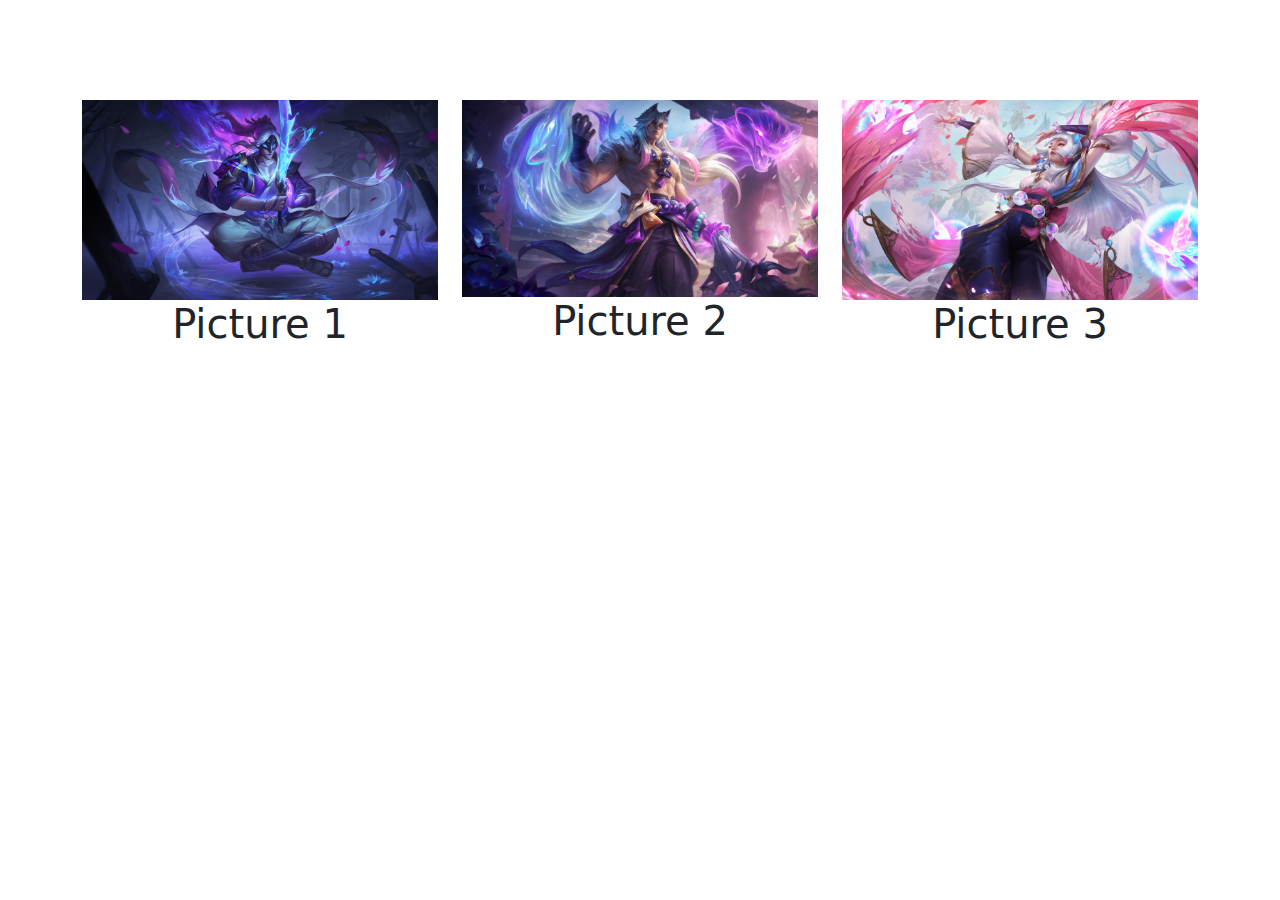
<file: BTW2/index.html>
<!DOCTYPE html>
<html lang="en">
<head>
    <meta charset="UTF-8">
    <meta http-equiv="X-UA-Compatible" content="IE=edge">
    <meta name="viewport" content="width=device-width, initial-scale=1.0">
    <title>BTW 2</title>
    <link href="https://cdn.jsdelivr.net/npm/bootstrap@5.2.3/dist/css/bootstrap.min.css" rel="stylesheet">
    <script src="https://cdn.jsdelivr.net/npm/@popperjs/core@2.11.6/dist/umd/popper.min.js" integrity="sha384-oBqDVmMz9ATKxIep9tiCxS/Z9fNfEXiDAYTujMAeBAsjFuCZSmKbSSUnQlmh/jp3" crossorigin="anonymous"></script>
    <style>
        .zoom {
                transition: transform .2s;
                cursor: pointer;
        }
        .zoom:hover {
                transform: scale(1.2);
        }
        .container {
            margin-top: 100px;
        }
    </style>
</head>
<body>
    <div class="container text-center">
        <div class="row">
            <div class="col-md-4 col-sm-12">
                <img class="col-12 zoom" src="308080056_5684691941615006_8396772283279287801_n.jpg" alt="image-1">
                <h1>Picture 1</h1>
            </div>
            <div class="col-md-4 col-sm-12">
                <img class="col-12 zoom" src="307924508_5684691024948431_8989889384373431738_n.jpg" alt="image-2">
                <h1>Picture 2</h1>
            </div>
            <div class="col-md-4 col-sm-12">
                <img class="col-12 zoom" src="308172512_5684692131614987_4778805631031118146_n.jpg" alt="image-3">
                <h1>Picture 3</h1>
            </div>
             
        </div>
       
    </div>
</body>
</html>
</file>
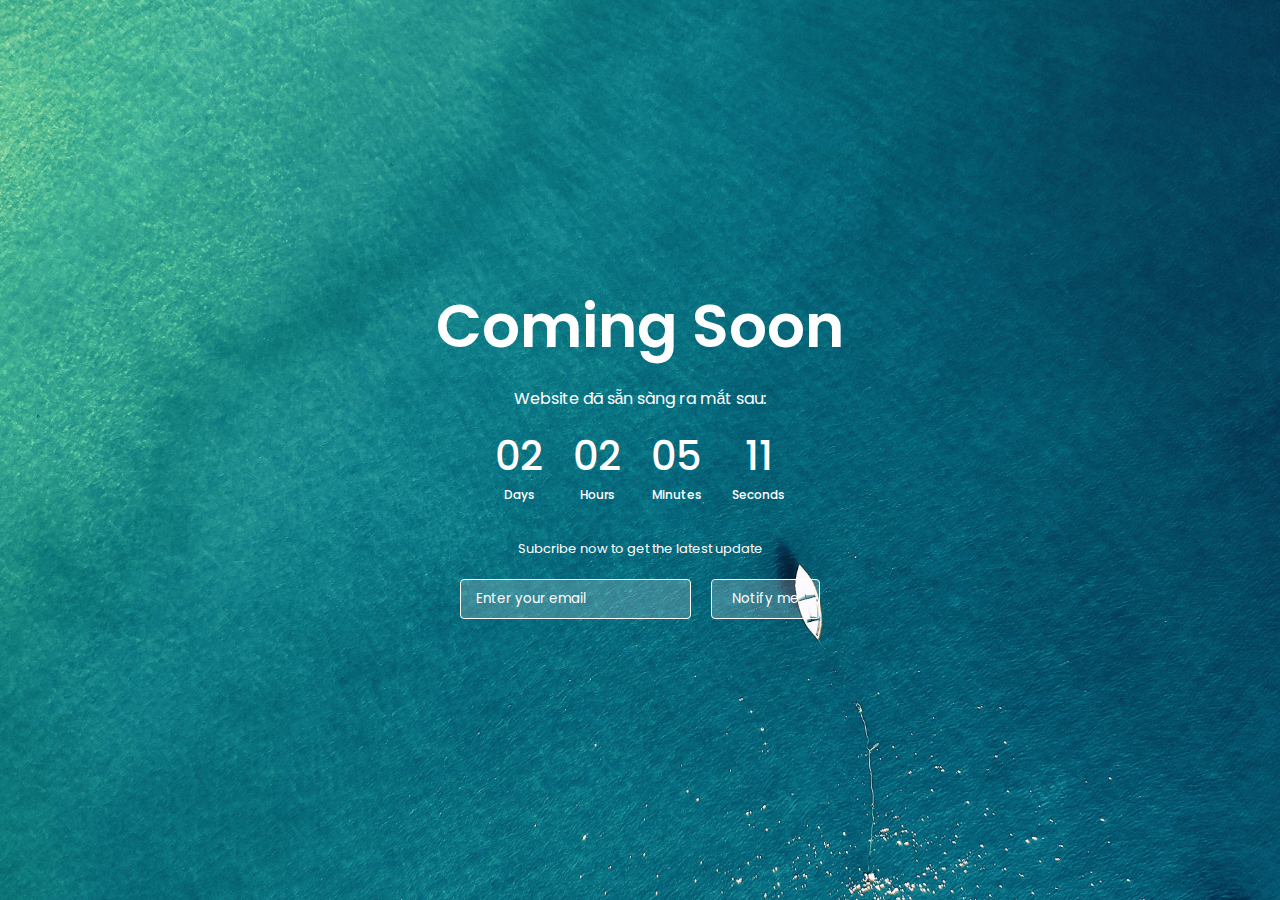
<file: Comingsoon/index.html>
<!DOCTYPE html>
<html lang="en">
<head>
    <meta charset="UTF-8">
    <meta http-equiv="X-UA-Compatible" content="IE=edge">
    <meta name="viewport" content="width=device-width, initial-scale=1.0">
    <title>Coming Soon Page</title>

    <!-- CSS -->
    <link rel="stylesheet" href="index.css">
</head>
<body>
    <section class="container">
        <img src="image.jpg" alt="" class="image" />
        <header>Coming Soon</header>
        <p>Website đã sẵn sàng ra mắt sau:</p>
        <div class="time-content">
            <div class="time days">
                <span class="number">02</span>
                <span class="text">days</span>
            </div>
            <div class="time hours">
                <span class="number">02</span>
                <span class="text">hours</span>
            </div>
            <div class="time minutes">
                <span class="number">05</span>
                <span class="text">minutes</span>
            </div>
            <div class="time seconds">
                <span class="number">11</span>
                <span class="text">seconds</span>
            </div>
        </div>
        <div class="email-content">
            <P>Subcribe now to get the latest update</P>

            <div class="input-box">
                <input type="email" placeholder="Enter your email">
                <button>Notify me</button>
            </div>
        </div>
    </section>
    

    <!--JavaScript-->
    <script src="index.js"></script>
</body>
</html>
</file>
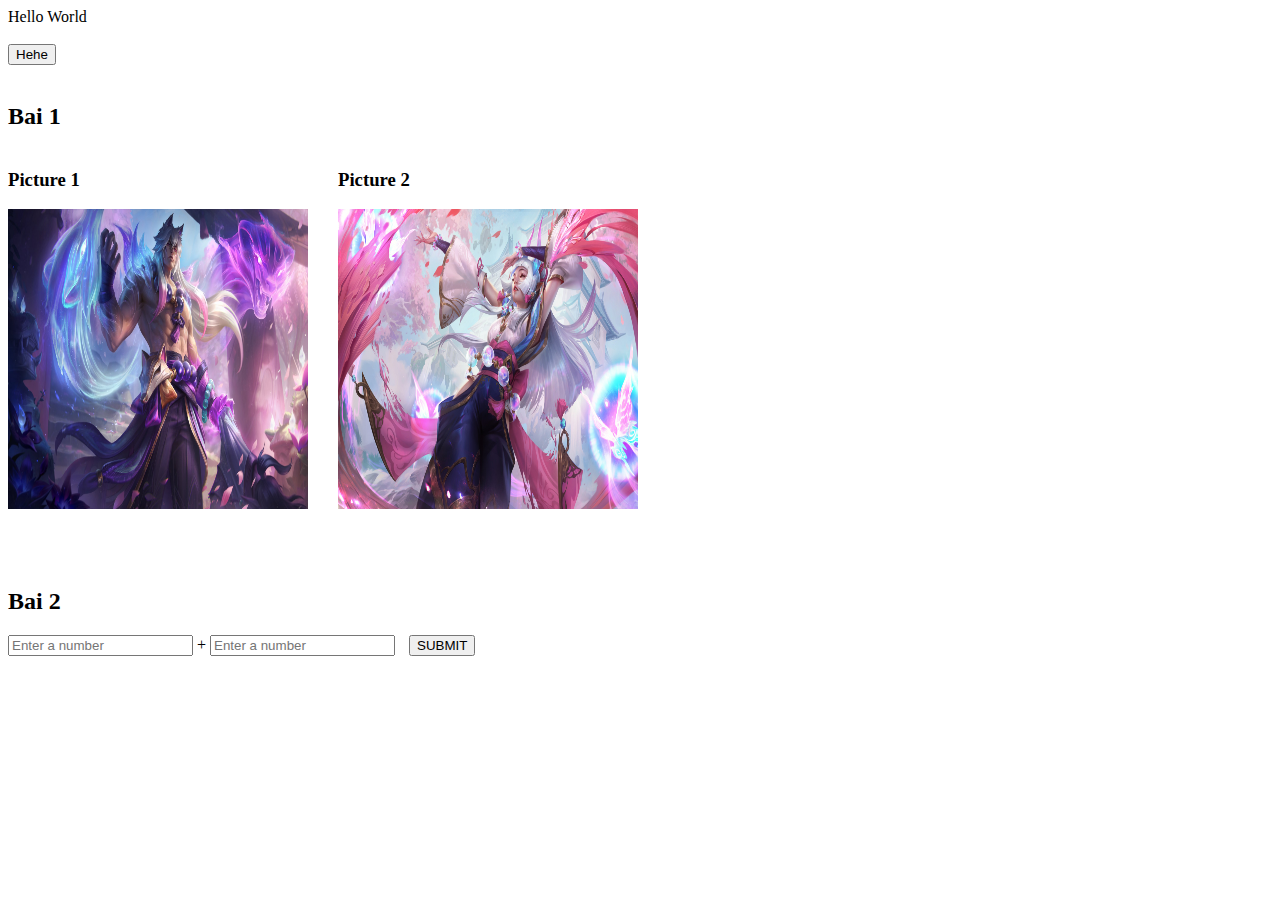
<file: HelloWorld/index.html>
<!DOCTYPE html>
<html lang="en">
<head>
    <meta charset="UTF-8">
    <meta http-equiv="X-UA-Compatible" content="IE=edge">
    <meta name="viewport" content="width=device-width, initial-scale=1.0">
    <title>HelloWorld</title>
    <link rel="stylesheet" href="index.css">
</head>
<body>
    <Header id = "top">Hello World</Header>
    <br>
    <button onclick="changeColor()">Hehe</button>
    <br>
    <br>
    <h2>Bai 1</h2>
    <div class="image">
        <div class="box1">
             <h3>Picture 1</h3>
            <img class="img-1" src="307924508_5684691024948431_8989889384373431738_n.jpg" alt="image-1">
        </div>
        <div class="box2">
            <h3>Picture 2</h3>
            <img class="img-2" src="308172512_5684692131614987_4778805631031118146_n.jpg" alt="image-2"> 
        </div>       
    </div>
    <br>
    <h2>Bai 2</h2>
    <form>
        <input id="number-1" type="number" placeholder="Enter a number">
        <span>+</span>
        <input id="number-2" type="number" placeholder="Enter a number">

        <input class="button" type="button" value="SUBMIT" onclick="calculateSum()">
        <p id="result"></p>
    </form>

    
    <script src="index.js"></script>
</body>
</html>
</file>
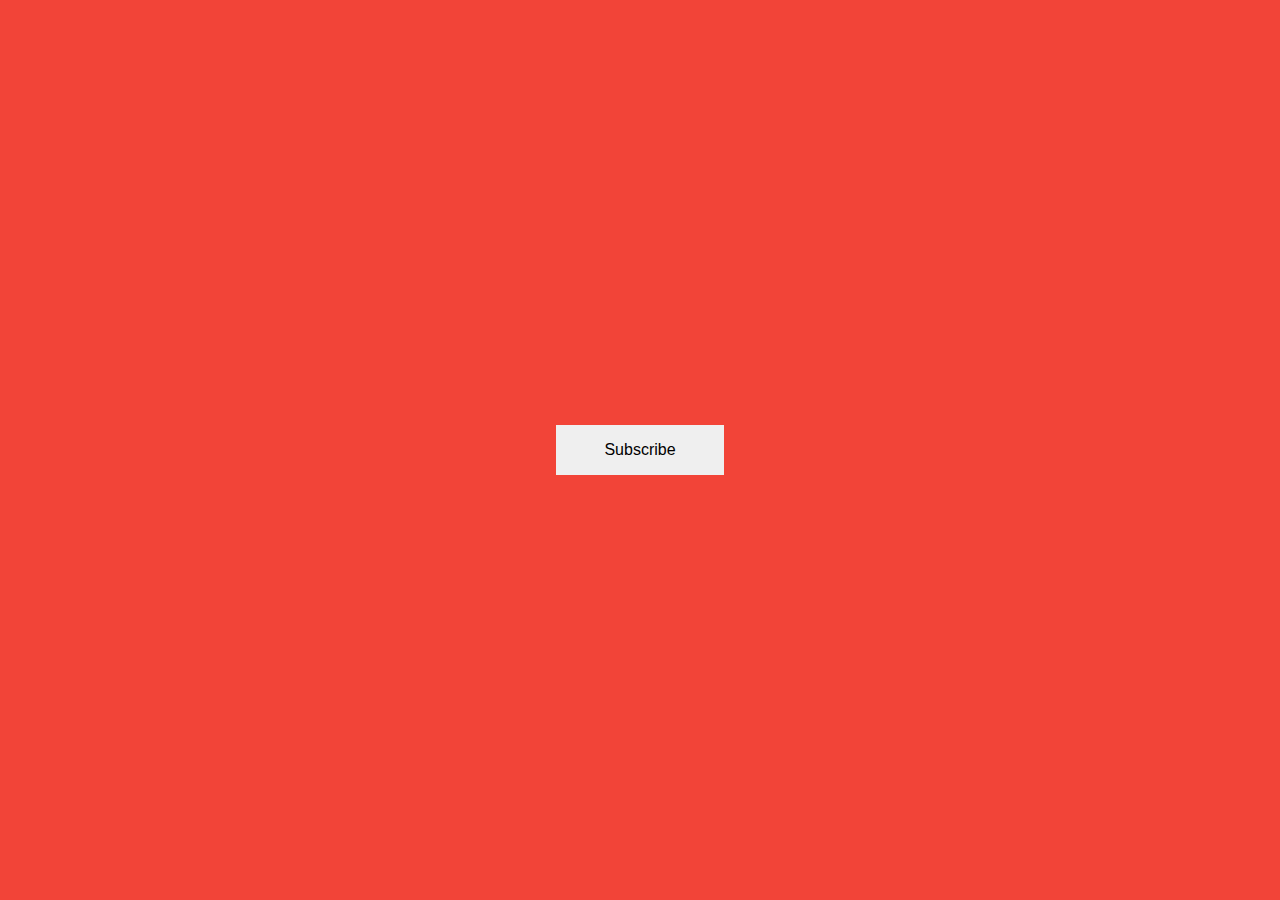
<file: Modal/index.html>
<!DOCTYPE html>
<html lang="en">
<head>
    <meta charset="UTF-8">
    <meta http-equiv="X-UA-Compatible" content="IE=edge">
    <meta name="viewport" content="width=device-width, initial-scale=1.0">
    
    <title>Pop-Up using HTML, CSS and JavaScript</title>
    
    
    <link rel="stylesheet" href="https://unicons.iconscout.com/release/v4.0.0/css/line.css">
    
    <link rel="stylesheet" href="./index.css">
</head>
<body>
    <button>Subscribe</button>
    <div class="modal">
        <div class="card">
            <i class="uil uil-multiply" id="close"></i>
            <div class="brand">
                <img src="./index.jpg" alt="">
            </div>
            <div class="info">
                <h2>Subscribe to our newsletter</h2>
                <p>Lorem, ispum dolor sit amet consectetur adipisicing elit. Sequi culpa delectus labore dicta similique? Ipsam, maroes. Perspiciatis repudiandae saepe fugit.</p>
                <form action="#">
                    <input type="email" placeholder="Email Address">
                    <input type="submit" value="SUBSCRIBE">
                </form>
            </div>
        </div>
    </div>
    <script src="./index.js"></script>
</body>
</html>
</file>
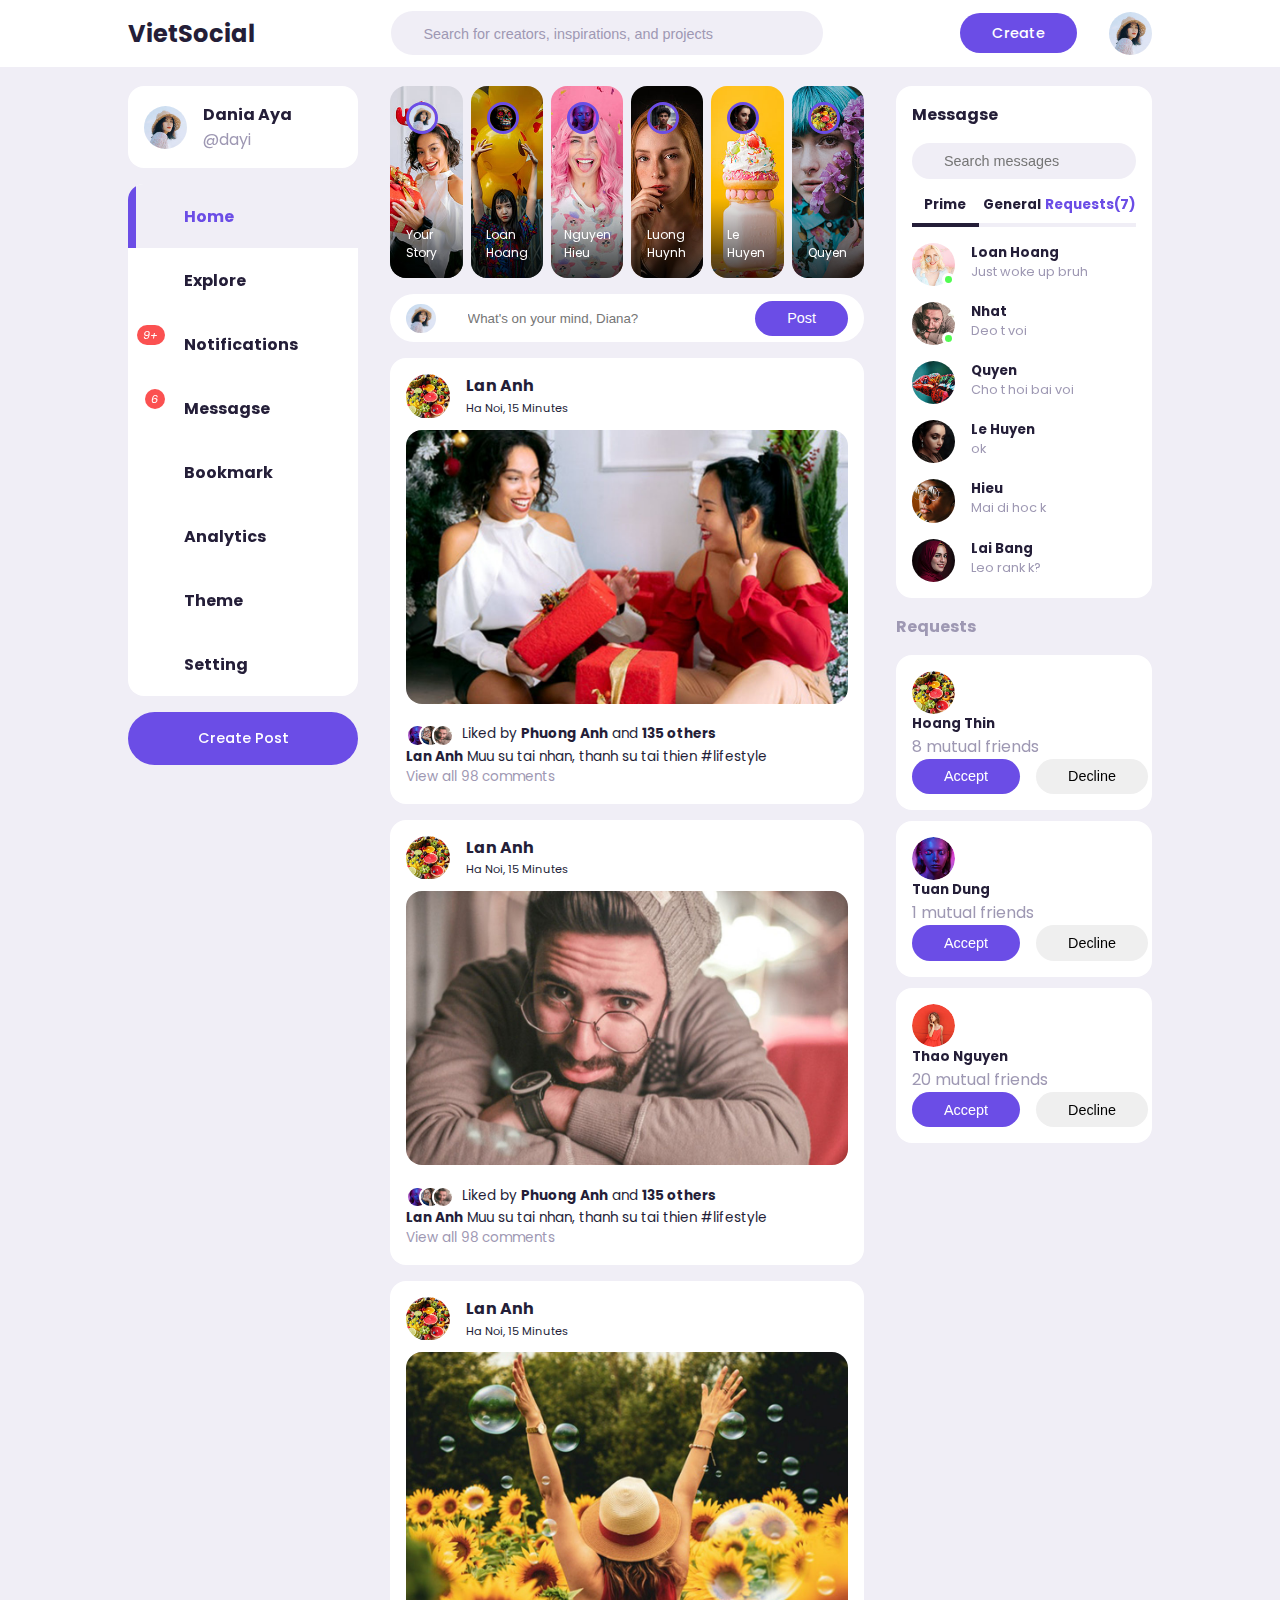
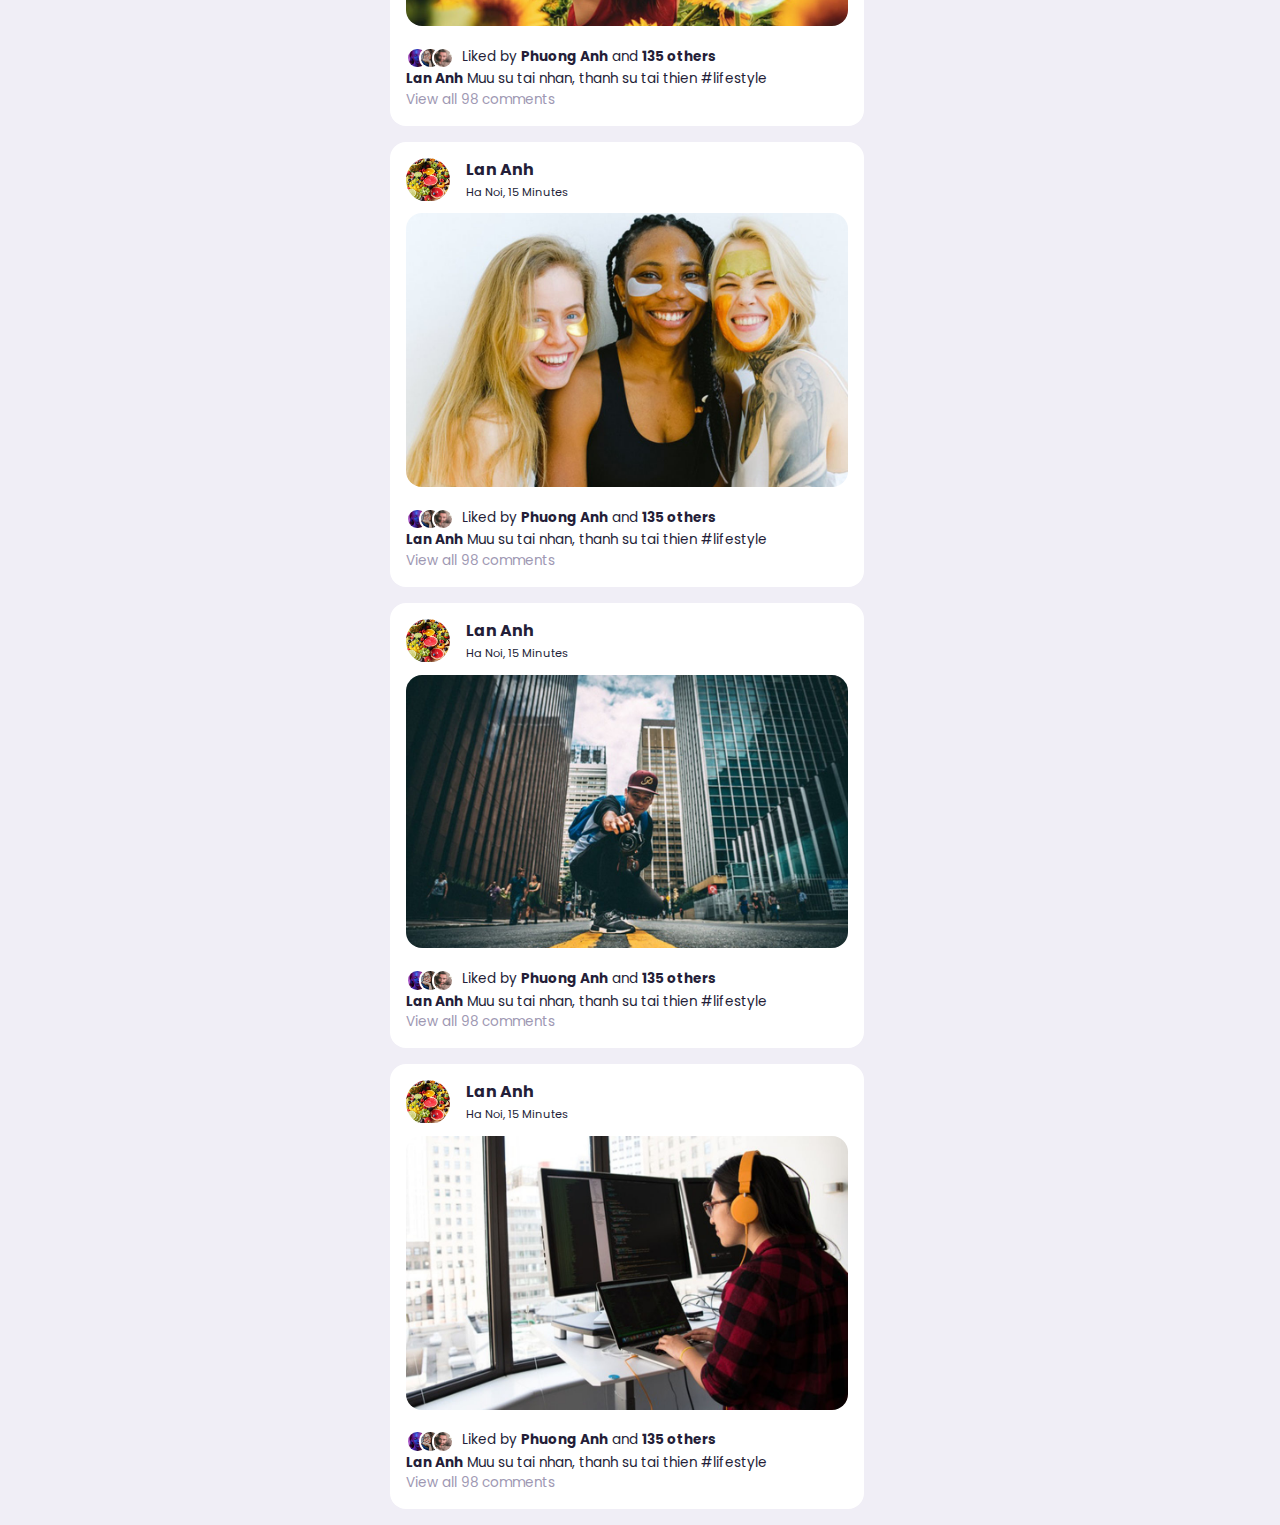
<file: Responsive-social-media-website/index.html>
<!DOCTYPE html>
<html lang="en">
<head>
    <meta charset="UTF-8">
    <meta http-equiv="X-UA-Compatible" content="IE=edge">
    <meta name="viewport" content="width=device-width, initial-scale=1.0">
    <title>VietSocial</title>
    <!-- STYLESHEET -->
    <link rel="stylesheet" href="./index.css">
    <!-- ICONSCOUT -->
    <link rel="stylesheet" href="https://unicons.iconscout.com/release/v4.0.0/css/line.css">
</head>
<body>
    <nav>
        <div class="container">
            <h2 class="logo">
                VietSocial
            </h2>
            <div class="search-bar">
                <i class="uil uil-search"></i>
                <input type="search" placeholder="Search for creators, inspirations, and projects">
            </div>
            <div class="create">
                <label class="btn btn-primary" for="create-post">Create</label>
                <div class = "profile-picture">
                    <img src="./images/profile-1.jpg">
                </div>
            </div>
        </div>
    </nav>

    <!-- MAIN -->
    <main>
        <div class="container">
            <!-- LEFT -->
            <div class="left">
                <a class="profile">
                    <div class="profile-picture">
                        <img src="./images/profile-1.jpg" alt="profile-1">
                    </div>
                    <div class="handle">
                        <h4>Dania Aya</h4>
                        <p class="text-muted">
                            @dayi
                        </p>
                    </div>
                </a>
                <!-- SIDEBAR -->
                <div class="sidebar">
                    <a class="menu-item active">
                        <span><i class="uil uil-home"></i></span><h3>Home</h3>
                    </a>
                    <a class="menu-item">
                        <span><i class="uil uil-compass"></i></span><h3>Explore</h3>
                    </a>
                    <a class="menu-item" id="notifications">
                        <span><i class="uil uil-bell"><small class="notification-count">9+</small></i></span><h3>Notifications</h3>
                        <!-- NOTIFICATION POPUP -->
                        <div class="notifications-popup">
                            <div>
                                <div class="profile-picture">
                                    <img src="./images/profile-2.jpg" alt="profile-2">
                                </div>
                                <div class="notification-body">
                                    <b>Luong Huynh</b> acppeptd your friend request
                                    <small class = "text-muted">2 HOUR AGO</small>
                                </div>
                            </div>

                            <div>
                                <div class="profile-picture">
                                    <img src="./images/profile-3.jpg" alt="profile-3">
                                </div>
                                <div class="notification-body">
                                    <b>Nguyen Hieu</b> commented on your post
                                    <small class = "text-muted">15 MINUTE AGO</small>
                                </div>
                            </div>

                            <div>
                                <div class="profile-picture">
                                    <img src="./images/profile-4.jpg" alt="profile-4">
                                </div>
                                <div class="notification-body">
                                    <b>Nguyen Xuan Truong</b> and <b>135 others</b> liked your post
                                    <small class = "text-muted">1 DAYS AGO</small>
                                </div>
                            </div>

                            <div>
                                <div class="profile-picture">
                                    <img src="./images/profile-5.jpg" alt="profile-5">
                                </div>
                                <div class="notification-body">
                                    <b>Loan Hoang</b> commented on a post you are tagged in 
                                    <small class = "text-muted">2 HOUR AGO</small>
                                </div>
                            </div>

                            <div>
                                <div class="profile-picture">
                                    <img src="./images/profile-6.jpg" alt="profile-6">
                                </div>
                                <div class="notification-body">
                                    <b>Le Huyen</b> commented on a post you are tagged in
                                    <small class = "text-muted">2 HOUR AGO</small>
                                </div>
                            </div>

                            <div>
                                <div class="profile-picture">
                                    <img src="./images/profile-7.jpg" alt="profile-7">
                                </div>
                                <div class="notification-body">
                                    <b>Quyen</b> comment on a your post
                                    <small class = "text-muted">2 HOUR AGO</small>
                                </div>
                            </div>
                        </div>
                        <!-- END NOTIFICATION POPUP -->
                    </a>
                    <a class="menu-item" id="messages-notification">
                        <span><i class="uil uil-envelope-alt"><small class="notification-count">6</small></i></span><h3>Messagse</h3>
                    </a>
                    <a class="menu-item">
                        <span><i class="uil uil-bookmark"></i></span><h3>Bookmark</h3>
                    </a>
                    <a class="menu-item">
                        <span><i class="uil uil-chart-line"></i></span><h3>Analytics</h3>
                    </a>
                    <a class="menu-item" id = "theme">
                        <span><i class="uil uil-palette"></i></span><h3>Theme</h3>
                    </a>
                    <a class="menu-item">
                        <span><i class="uil uil-setting"></i></span><h3>Setting</h3>
                    </a>
                </div>

                <!-- END OF SIDEBAR -->
                <label for="create-post" class="btn btn-primary">Create Post</label>
            </div>
            <!-- END OF LEFT -->


            <!-- MIDDLE -->
            <div class="middle">
                <!-- STORIES -->
                <div class="stories">
                    <div class="story">
                        <div class="profile-picture">
                            <img src="./images/profile-1.jpg" alt="profile-1">
                        </div>
                        <p class="name">Your Story</p>
                    </div>
                    <div class="story">
                        <div class="profile-picture">
                            <img src="./images/profile-9.jpg" alt="profile-9">
                        </div>
                        <p class="name">Loan Hoang</p>
                    </div>
                    <div class="story">
                        <div class="profile-picture">
                            <img src="./images/profile-10.jpg" alt="profile-10">
                        </div>
                        <p class="name">Nguyen Hieu</p>
                    </div>
                    <div class="story">
                        <div class="profile-picture">
                            <img src="./images/profile-11.jpg" alt="profile-11">
                        </div>
                        <p class="name">Luong Huynh</p>
                    </div>
                    <div class="story">
                        <div class="profile-picture">
                            <img src="./images/profile-12.jpg" alt="profile-12">
                        </div>
                        <p class="name">Le Huyen</p>
                    </div>
                    <div class="story">
                        <div class="profile-picture">
                            <img src="./images/profile-13.jpg" alt="profile-13">
                        </div>
                        <p class="name">Quyen</p>
                    </div>
                </div>
                <!-- END OF STORIES -->
                <form class="create-post">
                    <div class="profile-picture">
                        <img src="./images/profile-1.jpg" alt="profile-1">
                    </div>
                    <input type="text" placeholder="What's on your mind, Diana?" id="create-post">
                    <input type="submit" value="Post" class="btn btn-primary">
                </form>

                <!-- FEEDS -->
                <div class="feeds">
                    <!-- FEED 1 -->
                    <div class="feed">
                        <div class="head">
                            <div class="user">
                                <div class="profile-picture">
                                    <img src="./images/profile-13.jpg" alt="">
                                </div>
                                <div class="ingo">
                                    <h3>Lan Anh</h3>
                                    <small>Ha Noi, 15 Minutes</small>
                                </div>
                                
                            </div>
                            <span class="edit">
                                <i class="uil uil-ellipsis-h"></i>
                            </span>
                        </div>

                        <div class="photo">
                            <img src="./images/feed-1.jpg" alt="">
                        </div>
                        <div class="action-button">
                            <div class="interaction-buttons">
                                <span><i class="uil uil-heart"></i></span>
                                <span><i class="uil uil-comment-dots"></i></span>
                                <span><i class="uil uil-share-alt"></i></span>
                            </div>

                            <div class="bookmark">
                                <span><i class="uil uil-bookmark-full"></i></span>
                            </div>
                        </div>

                        <div class="liked-by">
                            <span><img src="./images/profile-10.jpg"></span>
                            <span><img src="./images/profile-4.jpg"></span>
                            <span><img src="./images/profile-15.jpg"></span>
                            <p>Liked by <b>Phuong Anh</b> and <b>135 others</b></p>
                        </div>

                        <div class="caption">
                            <p>
                                <b>Lan Anh</b> Muu su tai nhan, thanh su tai thien
                                <span class="harsh-tag">#lifestyle</span>
                            </p>
                        </div>
                        <div class="comments text-muted">View all 98 comments</div>
                    </div>
                    <!-- END OF FEED -->

                     <!-- FEED 1 -->
                     <div class="feed">
                        <div class="head">
                            <div class="user">
                                <div class="profile-picture">
                                    <img src="./images/profile-13.jpg" alt="">
                                </div>
                                <div class="ingo">
                                    <h3>Lan Anh</h3>
                                    <small>Ha Noi, 15 Minutes</small>
                                </div>
                                
                            </div>
                            <span class="edit">
                                <i class="uil uil-ellipsis-h"></i>
                            </span>
                        </div>

                        <div class="photo">
                            <img src="./images/feed-2.jpg" alt="">
                        </div>
                        <div class="action-button">
                            <div class="interaction-buttons">
                                <span><i class="uil uil-heart"></i></span>
                                <span><i class="uil uil-comment-dots"></i></span>
                                <span><i class="uil uil-share-alt"></i></span>
                            </div>

                            <div class="bookmark">
                                <span><i class="uil uil-bookmark-full"></i></span>
                            </div>
                        </div>

                        <div class="liked-by">
                            <span><img src="./images/profile-10.jpg"></span>
                            <span><img src="./images/profile-4.jpg"></span>
                            <span><img src="./images/profile-15.jpg"></span>
                            <p>Liked by <b>Phuong Anh</b> and <b>135 others</b></p>
                        </div>

                        <div class="caption">
                            <p>
                                <b>Lan Anh</b> Muu su tai nhan, thanh su tai thien
                                <span class="harsh-tag">#lifestyle</span>
                            </p>
                        </div>
                        <div class="comments text-muted">View all 98 comments</div>
                    </div>
                    <!-- END OF FEED -->

                     <!-- FEED 1 -->
                     <div class="feed">
                        <div class="head">
                            <div class="user">
                                <div class="profile-picture">
                                    <img src="./images/profile-13.jpg" alt="">
                                </div>
                                <div class="ingo">
                                    <h3>Lan Anh</h3>
                                    <small>Ha Noi, 15 Minutes</small>
                                </div>
                                
                            </div>
                            <span class="edit">
                                <i class="uil uil-ellipsis-h"></i>
                            </span>
                        </div>

                        <div class="photo">
                            <img src="./images/feed-3.jpg" alt="">
                        </div>
                        <div class="action-button">
                            <div class="interaction-buttons">
                                <span><i class="uil uil-heart"></i></span>
                                <span><i class="uil uil-comment-dots"></i></span>
                                <span><i class="uil uil-share-alt"></i></span>
                            </div>

                            <div class="bookmark">
                                <span><i class="uil uil-bookmark-full"></i></span>
                            </div>
                        </div>

                        <div class="liked-by">
                            <span><img src="./images/profile-10.jpg"></span>
                            <span><img src="./images/profile-4.jpg"></span>
                            <span><img src="./images/profile-15.jpg"></span>
                            <p>Liked by <b>Phuong Anh</b> and <b>135 others</b></p>
                        </div>

                        <div class="caption">
                            <p>
                                <b>Lan Anh</b> Muu su tai nhan, thanh su tai thien
                                <span class="harsh-tag">#lifestyle</span>
                            </p>
                        </div>
                        <div class="comments text-muted">View all 98 comments</div>
                    </div>
                    <!-- END OF FEED -->

                     <!-- FEED 1 -->
                     <div class="feed">
                        <div class="head">
                            <div class="user">
                                <div class="profile-picture">
                                    <img src="./images/profile-13.jpg" alt="">
                                </div>
                                <div class="ingo">
                                    <h3>Lan Anh</h3>
                                    <small>Ha Noi, 15 Minutes</small>
                                </div>
                                
                            </div>
                            <span class="edit">
                                <i class="uil uil-ellipsis-h"></i>
                            </span>
                        </div>

                        <div class="photo">
                            <img src="./images/feed-4.jpg" alt="">
                        </div>
                        <div class="action-button">
                            <div class="interaction-buttons">
                                <span><i class="uil uil-heart"></i></span>
                                <span><i class="uil uil-comment-dots"></i></span>
                                <span><i class="uil uil-share-alt"></i></span>
                            </div>

                            <div class="bookmark">
                                <span><i class="uil uil-bookmark-full"></i></span>
                            </div>
                        </div>

                        <div class="liked-by">
                            <span><img src="./images/profile-10.jpg"></span>
                            <span><img src="./images/profile-4.jpg"></span>
                            <span><img src="./images/profile-15.jpg"></span>
                            <p>Liked by <b>Phuong Anh</b> and <b>135 others</b></p>
                        </div>

                        <div class="caption">
                            <p>
                                <b>Lan Anh</b> Muu su tai nhan, thanh su tai thien
                                <span class="harsh-tag">#lifestyle</span>
                            </p>
                        </div>
                        <div class="comments text-muted">View all 98 comments</div>
                    </div>
                    <!-- END OF FEED -->

                     <!-- FEED 1 -->
                     <div class="feed">
                        <div class="head">
                            <div class="user">
                                <div class="profile-picture">
                                    <img src="./images/profile-13.jpg" alt="">
                                </div>
                                <div class="ingo">
                                    <h3>Lan Anh</h3>
                                    <small>Ha Noi, 15 Minutes</small>
                                </div>
                                
                            </div>
                            <span class="edit">
                                <i class="uil uil-ellipsis-h"></i>
                            </span>
                        </div>

                        <div class="photo">
                            <img src="./images/feed-5.jpg" alt="">
                        </div>
                        <div class="action-button">
                            <div class="interaction-buttons">
                                <span><i class="uil uil-heart"></i></span>
                                <span><i class="uil uil-comment-dots"></i></span>
                                <span><i class="uil uil-share-alt"></i></span>
                            </div>

                            <div class="bookmark">
                                <span><i class="uil uil-bookmark-full"></i></span>
                            </div>
                        </div>

                        <div class="liked-by">
                            <span><img src="./images/profile-10.jpg"></span>
                            <span><img src="./images/profile-4.jpg"></span>
                            <span><img src="./images/profile-15.jpg"></span>
                            <p>Liked by <b>Phuong Anh</b> and <b>135 others</b></p>
                        </div>

                        <div class="caption">
                            <p>
                                <b>Lan Anh</b> Muu su tai nhan, thanh su tai thien
                                <span class="harsh-tag">#lifestyle</span>
                            </p>
                        </div>
                        <div class="comments text-muted">View all 98 comments</div>
                    </div>
                    <!-- END OF FEED -->

                     <!-- FEED 1 -->
                     <div class="feed">
                        <div class="head">
                            <div class="user">
                                <div class="profile-picture">
                                    <img src="./images/profile-13.jpg" alt="">
                                </div>
                                <div class="ingo">
                                    <h3>Lan Anh</h3>
                                    <small>Ha Noi, 15 Minutes</small>
                                </div>
                                
                            </div>
                            <span class="edit">
                                <i class="uil uil-ellipsis-h"></i>
                            </span>
                        </div>

                        <div class="photo">
                            <img src="./images/feed-6.jpg" alt="">
                        </div>
                        <div class="action-button">
                            <div class="interaction-buttons">
                                <span><i class="uil uil-heart"></i></span>
                                <span><i class="uil uil-comment-dots"></i></span>
                                <span><i class="uil uil-share-alt"></i></span>
                            </div>

                            <div class="bookmark">
                                <span><i class="uil uil-bookmark-full"></i></span>
                            </div>
                        </div>

                        <div class="liked-by">
                            <span><img src="./images/profile-10.jpg"></span>
                            <span><img src="./images/profile-4.jpg"></span>
                            <span><img src="./images/profile-15.jpg"></span>
                            <p>Liked by <b>Phuong Anh</b> and <b>135 others</b></p>
                        </div>

                        <div class="caption">
                            <p>
                                <b>Lan Anh</b> Muu su tai nhan, thanh su tai thien
                                <span class="harsh-tag">#lifestyle</span>
                            </p>
                        </div>
                        <div class="comments text-muted">View all 98 comments</div>
                    </div>
                    <!-- END OF FEED -->
                </div>
                <!-- END OF FEEDS -->
            </div>
            <!-- END OF MIDDLE -->


            <!-- RIGHT -->
            <div class="right">
                <div class="messages">
                    <div class="heading">
                        <h4>Messagse</h4><i class="uil uil-edit"></i>
                    </div>
                    <!-- SEARCH BAR -->
                    <div class="search-bar">
                        <i class="uil uil-search"></i>
                        <input type="search" placeholder="Search messages" id="message-search">
                    </div>
                    <!-- MESSAGES CATEGORY -->
                    <div class="category">
                        <h6 class="active">Prime</h6>
                        <h6>General</h6>
                        <h6 class="message-requests">Requests(7)</h6>
                    </div>
                    <!-- MESSAGE -->
                    <div class="message">
                        <div class="profile-picture">
                            <div class="active"></div>
                            <img src="./images/profile-17.jpg" alt="profile-17">
                        </div>
                        <div class="message-body">
                            <h5>Loan Hoang</h5>
                            <p class="text-muted">Just woke up bruh</p>
                        </div>
                    </div>

                    <div class="message">
                        <div class="profile-picture">
                            <div class="active"></div>
                            <img src="./images/profile-15.jpg" alt="profile-17">
                        </div>
                        <div class="message-body">
                            <h5>Nhat</h5>
                            <p class="text-muted">Deo t voi</p>
                        </div>
                    </div>

                    <div class="message">
                        <div class="profile-picture">
                            <img src="./images/profile-19.jpg" alt="profile-17">
                        </div>
                        <div class="message-body">
                            <h5>Quyen</h5>
                            <p class="text-muted">Cho t hoi bai voi</p>
                        </div>
                    </div>

                    <div class="message">
                        <div class="profile-picture">
                            <img src="./images/profile-12.jpg" alt="profile-17">
                        </div>
                        <div class="message-body">
                            <h5>Le Huyen</h5>
                            <p class="text-muted">ok</p>
                        </div>
                    </div>

                    <div class="message">
                        <div class="profile-picture">
                            <img src="./images/profile-18.jpg" alt="profile-17">
                        </div>
                        <div class="message-body">
                            <h5>Hieu</h5>
                            <p class="text-muted">Mai di hoc k</p>
                        </div>
                    </div>

                    <div class="message">
                        <div class="profile-picture">
                            <img src="./images/profile-20.jpg" alt="profile-17">
                        </div>
                        <div class="message-body">
                            <h5>Lai Bang</h5>
                            <p class="text-muted">Leo rank k?</p>
                        </div>
                    </div>



                </div>
                <!-- END OF MESSAGES -->

                <!-- FRIEND REQUESTS -->
                <div class="friend-requests">
                    <h4>Requests</h4>
                    <div class="requests">
                        <div class="info">
                            <div class="profile-picture">
                                <img src="./images/profile-13.jpg" alt="">
                            </div>
                            <div>
                                <h5>Hoang Thin</h5>
                                <p class="text-muted">8 mutual friends</p>
                            </div>
                        </div>
                        <div class="action">
                            <button class="btn btn-primary">
                                Accept
                            </button>
                            <button class="btn">
                                Decline
                            </button>
                        </div>

                    </div>

                    <div class="requests">
                        <div class="info">
                            <div class="profile-picture">
                                <img src="./images/profile-10.jpg" alt="">
                            </div>
                            <div>
                                <h5>Tuan Dung</h5>
                                <p class="text-muted">1 mutual friends</p>
                            </div>
                        </div>
                        <div class="action">
                            <button class="btn btn-primary">
                                Accept
                            </button>
                            <button class="btn">
                                Decline
                            </button>
                        </div>

                    </div>

                    <div class="requests">
                        <div class="info">
                            <div class="profile-picture">
                                <img src="./images/profile-5.jpg" alt="">
                            </div>
                            <div>
                                <h5>Thao Nguyen</h5>
                                <p class="text-muted">20 mutual friends</p>
                            </div>
                        </div>
                        <div class="action">
                            <button class="btn btn-primary">
                                Accept
                            </button>
                            <button class="btn">
                                Decline
                            </button>
                        </div>

                    </div>
                </div>
            </div>
            <!-- END OF RIGHT -->
        </div>
    </main>

    <!-- THEME CUSTOMIZATION -->
    <div class="customize-theme">
        <div class="card">
            <h2>Customize your view</h2>
            <p class="text-muted">Manage your font size, color, and background</p>

            <!-- FONT SIZE -->
            <div class="font-size">
                <h4>Font Size</h4>
                <div>
                    <h6>Aa</h6>
                    <div class="choose-size">
                        <span class="font-size-1"></span> 
                        <span class="font-size-2 active"></span>
                        <span class="font-size-3"></span>
                        <span class="font-size-4"></span>
                        <span class="font-size-5"></span>

                    </div>
                    <h3>Aa</h3>
                </div>
            </div>

            <!-- PRIMARY COLORS -->
            <div class="color">
                <h4>Color</h4>
                <div class="choose-color">
                    <span class="color-1 active"></span>
                    <span class="color-2"></span>
                    <span class="color-3"></span>
                    <span class="color-4"></span>
                    <span class="color-5"></span>
                </div>
            </div>

            <!-- BACKGROUND COLORS -->
            <div class="background">
                <h4>Background</h4>
                <div class="choose-bg">
                    <div class="bg-1 active">
                        <span></span>
                        <h5 for="bg-1">Light</h5>
                    </div>
                    <div class="bg-2">
                        <span></span>
                        <h5>Dim</h5>
                    </div>
                    <div class="bg-3">
                        <span></span>
                        <h4 for="bg-3">Lights Out</h4>
                    </div>
                </div>
            </div>
        </div>
    </div>
    <script src="./index.js"></script>
</body>
</html>
</file>
<file: Comingsoon/index.css>
/* Google Fonts - Poppis */
@import url('https://fonts.googleapis.com/css2?family=Nunito:ital,wght@0,200;0,300;0,400;0,500;0,600;0,700;0,800;0,900;1,200;1,300;1,400;1,500;1,600;1,700;1,800;1,900&family=Poppins:ital,wght@0,400;0,500;0,600;0,700;1,300;1,400&display=swap');

* {
    margin: 0;
    padding: 0;
    box-sizing: border-box;
    font-family: "poppins", sans-serif;
}
.container {
    display: flex;
    row-gap: 15px;
    align-items: center;
    justify-content: center;
    flex-direction: column;
    height: 100vh;
    width: 100%;
    overflow: hidden;
}
.container .image {
    position: absolute;
    height: 100%;
    width: 100%;
    object-fit: cover;
    z-index: -1;
}
.container header {
    font-size: 60px;
    color: #fff;
    font-weight: 600;
    text-align: center;
}
.container p {
    font-size: 16px;
    font-weight: 400;
    color: #fff;
    max-width: 550px;
    text-align: center;
}
.container .time-content {
    display: flex;
    column-gap: 30px;
    align-items: center;
}
.time-content .time {
    display: flex;
    align-items: center;
    flex-direction: column;
}
.time .number, .time .text {
    font-weight: 500;
    color: #fff;
}
.time .number {
    font-size: 40px;

}
.time .text {
    text-transform: capitalize;
    font-size: 12px;

}
.email-content {
    display: flex;
    align-items: center;
    flex-direction: column;
    margin-top: 20px;
    width: 100%;
}
.email-content p {
    font-size: 13px;
}
.input-box {
    display: flex;
    align-items: center;
    height: 40px;
    max-width: 360px;
    width: 100%;
    margin-top: 20px;
    column-gap: 20px;
}
.input-box input, .input-box button {
    height: 100%;
    outline: none;
    border: none;
    border: 1px solid #fff;
    border-radius: 4px;
    background-color: rgba(255, 255, 255, 0.2);
    font-weight: 400;
}
.input-box input {
    width: 100%;
    padding: 0 15px;
    color: #fff;

}
input::placeholder {
    color: #fff;
}
.input-box button {
    cursor: pointer;
    color: #fff;
    white-space: nowrap;
    padding: 0 20px;
    transition: all 0.3 ease;
}
.input-box button:hover {
    background-color: #fff;
    color: #0d6a81;
}
@media screen and (max-width: 300px) {
    .container header{
        font-size: 50px;
    }
}
</file>
<file: HelloWorld/index.css>
.button {
    cursor: pointer;
}
.image {
    display: flex;
    width: 300px;
    height: 300px;
    padding-bottom: 100px;
}
.img-1 {
    width: 300px;
    height: 300px;
}
.img-2 {
    width: 300px;
    height: 300px;
}
.box2 {
    margin-left: 20px;
}
.image .img-1 {
    margin-right: 10px;
}
.card input[type="submit"] {
    background: #f24438;
    color: white;
    padding: 0 1.6rem;
}
.button {
    margin-left: 10px;
}
</file>
<file: Modal/index.css>
* {
    padding: 0;
    margin: 0;
    border: none;
    box-sizing: border-box;
}
body {
    width: 100vw;
    height: 100vh;
    background: #f24438;
    display: grid;
    place-items: center;
    font-family: poppins, sans-serif;
    font-weight: 300;
    line-height: 1.5;
}
button {
    padding: 1rem 3rem;
    font-size: 1rem;
    transition: all 300ms ease;
}
button:hover {
    opacity: 0.9;
    cursor: pointer;
}

.modal {
    width: 100%;
    height: 100%;
    position: fixed;
    display: grid;
    place-items: center;
    background: rgba(0, 0, 0, 0.3);
    display: none;
    animation: openModal 1s linear forwards;
}
.modal .card {
    background: white;
    width: 50rem;
    display: flex;
    align-items: center;
    gap: 2rem;
    padding: 2rem;
    position: relative;
}

.modal .card #close {
    position: absolute;
    top: 2rem;
    right: 2rem;
    font-size: 1.3rem;
}
.modal .card .brand {
    width: 30rem;

}
.modal .card .brand img {
    display: block;
    width: 100%;
}
.modal .card h2 {
    margin-bottom: 2rem;
}
.modal .card form {
    margin-top: 2rem;
    width: 100%;
    display: flex;
    justify-content: space-between;
}
.modal .card input[type="email"]{
    background: #eee;
    width: 100%;
    padding: 1rem;
    outline: none;
}
.modal .card input[type="submit"] {
    background: #f24438;
    color: white;
    padding: 0 1.6rem;
}
//* open modal animation */
@keyframs openModal {
    from {
       opacity: 0; 
    }
    to {
        opacity: 1;
    }
}
/* Close modal animation */
@keyframes closeModal {
    from {
        opacity: 1;
    }
    to {
        opacity: 0;
    }
}
.close-modal-animation {
    animation: closeModal 1s linear forwards;
}

/* ============= Media Queries =========== */
@media screen and (max-width: 800px) {
    .modal .card {
        flex-direction: column;
        width: 80vw;
        text-align: center;
    }
    .modal .card .brand {
        width: 15rem;
        height: 15rem;
        border-radius: 50%;
        overflow: hidden;
        margin-top: 4rem;
    }
    .modal .card form {
        display: block;
    }
    .modal .card form input[type="email"], .modal .card form input[type="mail"]::placeholder {
        text-align: center;
    }
    .modal .card form input[type="submit"] {
        display: block;
        width: 100%;
        padding: 1rem 0;
        margin-top: 0.6rem;
    }
}
</file>
<file: Responsive-social-media-website/index.css>
@import url("https://fonts.googleapis.com/css2?family=Poppins:wght@300;400;500;600&display=swap");
:root {
    --primary-color-hue: 252;

    --dark-color-lightness: 17%;
	--light-color-lightness: 95%;
	--white-color-lightness: 100%;

    --color-dark: hsl(252, 30%, var(--dark-color-lightness));
    --color-light: hsl(252, 30%, var(--light-color-lightness));
    --color-white: hsl(252, 30%, var(--white-color-lightness));
    --color-gray: hsl(var(--primary-color-hue), 15%, 65%);
    --color-primary: hsl(var(--primary-color-hue), 75%, 60%);
    --color-secondary: hsl(252, 100%, 90%);
    --color-success: hsl(120, 95%, 65%);
    --color-danger: hsl(0, 95%, 65%);
    --color-black: hsl(252, 30%, 10%);

    --border-radius: 2rem;
    --card-border-radius: 1rem;
    --btn-padding: 0.6rem 2rem;
    --search-padding: 0.6rem 1rem;
    --card-padding: 1rem;

    --sticky-top-left: 5.4rem;
    --sticky-top-right: -18rem;
}

*,
*::before, 
*::after {
    margin: 0;
    padding: 0;
    outline: 0;
    box-sizing: border-box;
    text-decoration: none;
    list-style: none;
    border: none;
}
body {
    font-family: 'Poppins', sans-serif;
    color: var(--color-dark);
    background: var(--color-light);
    overflow-x: hidden;
}
/* GENERAL STYLES */
.container {
    width: 80%;
    margin: 0 auto;
}
.profile-picture {
    width: 2.7rem;
    aspect-ratio: 1/1;
    border-radius: 50%;
    overflow: hidden;
}
img {
    display: block;
    width: 100%;
}
.btn {
    display: inline-block;
    padding: var(--btn-padding);
    font-weight: 500;
    border-radius: var(--border-radius);
    cursor: pointer;
    transition: all 300ms ease ;
    font-size: 0.9rem;
}
.btn:hover {
    opacity: 0.8;
}
.btn-primary {
    background: var(--color-primary);
    color:white;
}
.text-bold {
    font-weight: 500;
}
.text-muted {
    color: var(--color-gray);
}
/* NAVBAR */
nav {
    width: 100%;
    background: var(--color-white);
    padding: 0.7rem 0;
    position: fixed;
    top: 0;
    z-index: 10;
}
nav .container {
    display: flex;
    align-items: center;
    justify-content: space-between;
}
.search-bar {
    background: var(--color-light);
    border-radius: var(--border-radius);
    padding: var(--search-padding);
}
.search-bar input[type="search"] {
    background: transparent;
    width: 30vw;
    margin-left: 1rem;
    font-size : 0.9rem;
    color: var(--color-dark);
}
nav .search-bar input[type="search"]::placeholder {
    color: var(--color-gray);
}
nav .create {
    display: flex;
    align-items: center;
    gap: 2rem;
}
/* ============== MAIN =============== */
main {
    position: relative;
    top: 5.4rem;
}
main .container {
    display: grid;
    grid-template-columns: 18vw auto 20vw;
    column-gap: 2rem;
    position: relative;
}
/* =========== LEFT =========== */
main .container .left {
    height: max-content;
    position: sticky;
    top: var(--sticky-top-left);
}

main .container .left .profile {
    padding: var(--card-padding);
    background: var(--color-white);
    border-radius: var(--card-border-radius);
    display: flex;
    align-items: center;
    column-gap: 1rem;
    width: 100%;
}

/* Side Bar */
.left .sidebar {
    margin-top: 1rem;
    background: var(--color-white);
    border-radius: var(--card-border-radius);
}
.left .sidebar .menu-item {
    display: flex;
    align-items: center;
    height: 4rem;
    cursor: pointer;
    translate: all 300ms ease;
    position: relative;
}
.left .sidebar .menu-item:hover {
    background: var(--color-light);
}
.left .sidebar i {
    font-size: 1.4rem;
    color: var(--color-gray);
    margin-left: 2rem;
    position: relative;
}
.left .sidebar i .notification-count {
    background: var(--color-danger);
    color: white;
    font-size: 0.7rem;
    width: fit-content;
    border-radius: 0.8rem;
    padding: 0.1rem 0.4rem;
    position: absolute;
    top: -0.2rem;
    right: -0.3rem;
}
.left .sidebar h3 {
    margin-left: 1.5rem;
    font-size: 1rem;
}
.left .sidebar .active {
    background: var(--color-light);
}
.left .sidebar .active i,
.left .sidebar .active h3 {
    color: var(--color-primary);
}

.left .sidebar .active::before {
    content: "";
    display: block;
    width: 0.5rem;
    height: 100%;
    position: absolute;
    background: var(--color-primary);
}
.left .sidebar .menu-item:first-child.active {
    border-top-left-radius: var(--card-border-radius);
    overflow: hidden;
}
.left .sidebar .menu-item:last-child.active {
    border-bottom-left-radius: var(--card-border-radius);
    overflow: hidden;
}
.left .btn {
    margin-top: 1rem;
    width: 100%;
    text-align: center;
    padding: 1rem 0;
}
/* NOTIFICATION POPUP */
.left .notifications-popup {
    position: absolute;
    top: 0;
    left: 110%;
    width: 30rem;
    background: var(--color-white);
    border-radius: var(--card-border-radius);
    padding: var(--card-padding);
    box-shadow: 0 0 2rem hsl(var(--color-primary), 75%, 60% 25%);
    z-index: 8;
    display: none;
}
.left .notifications-popup::before {
    content: "";
    width: 1.2rem;
    height: 1.2rem;
    display: block;
    background: var(--color-white);
    position: absolute;
    left: -0.6rem;
    transform: rotate(45deg);
}
.left .notifications-popup > div {
    display: flex;
    align-items: start;
    gap: 1rem;
    margin-bottom: 1rem;
}
.left .notifications-popup small {
    display: block;
}
/* Middle */
.middle .stories {
    display: flex;
    justify-content: space-between;
    height: 12rem;
    gap: 0.5rem;
}

.middle .stories .story {
    padding: var(--card-padding);
    border-radius: var(--card-border-radius);
    display: flex;
    flex-direction: column;
    justify-content: space-between;
    align-items: center;
    color: white;
    font-size: 0.75rem;
    width: 100%;
    position: relative;
    overflow: hidden;
}

.middle .stories .story::before {
    content: "";
    display: block;
    width: 100%;
    height: 5rem;
    background: linear-gradient(transparent, rgba(0, 0, 0, 0.75));
    position: absolute;
    bottom: 0;
}

.middle .stories .story .name {
    z-index: 2;
}

.middle .story .profile-picture {
    width: 2rem;
    height: 2rem;
    align-self: start;
    border: 3px solid var(--color-primary);
}


 
.middle .stories .story:nth-child(1) {
    background: url(./images/story-1.jpg) no-repeat center/cover;
}

.middle .stories .story:nth-child(2) {
    background: url(./images/story-2.jpg) no-repeat center/cover;
}

.middle .stories .story:nth-child(3) {
    background: url(./images/story-3.jpg) no-repeat center/cover;
}

.middle .stories .story:nth-child(4) {
    background: url(./images/story-4.jpg) no-repeat center/cover;
}

.middle .stories .story:nth-child(5) {
    background: url(./images/story-5.jpg) no-repeat center/cover;
}

.middle .stories .story:nth-child(6) {
    background: url(./images/story-6.jpg) no-repeat center/cover;
}


/* CREATE POST */
.middle .create-post {
    width: 100%;
    display: flex;
    align-items: center;
    justify-content: space-between;
    margin-top: 1rem;
    background: var(--color-white);
    padding: 0.4rem var(--card-padding);
    border-radius: var(--border-radius);
}

.middle .create-post input[type="text"] {
    justify-self: start;
    width: 100%;
    margin-left: 1rem;
    padding-left: 1rem;
    background: transparent;
    color: var(--color-dark);

}
/* =========== FEEDS ============== */
.middle .feeds .feed {
    background: var(--color-white);
    border-radius: var(--card-border-radius);
    padding: var(--card-padding);
    margin: 1rem 0;
    font-size: 0.85rem;
    line-height: 1.5;
}
.middle .feed .head {
    display: flex;
    justify-content: space-between;
}
.middle .feed .user {
    display: flex;
    gap: 1rem;
}
.middle .feed .photo {
    border-radius: var(--card-border-radius);
    overflow: hidden;
    margin: 0.7rem 0;
}

.middle .feed .action-button {
    display: flex;
    justify-content: space-between;
    align-items: center;
    font-size: 1.4rem;
    margin: 0.6rem;
}
.middle .liked-by {
    display: flex;
}
.middle .liked-by span {
    width: 1.4rem;
    height: 1.4rem;
    display: block;
    border-radius: 50%;
    overflow: hidden;
    border: 2px solid var(--color-white);
    margin-left: -0.6rem;
}

.middle .liked-by span:first-child {
    margin: 0;
}
.middle .liked-by p {
    margin-left: 0.5rem;
}

/* RIGHt */
main .container .right {
    height: max-content;
    position: sticky;
    top: var(--sticky-top-right);
    bottom: 0;
}

.right .messages {
    background: var(--color-white);
    border-radius: var(--card-border-radius);
    padding: var(--card-padding);
}
.right .messages .heading {
    display: flex;
    align-items: center;
    justify-content: space-between;
    margin-bottom: 1rem;
}

.right .messages i {
    font-size: 1.4rem;
}

.right .messages .search-bar {
    display: flex;
    margin-bottom: 1rem;
}
.right .messages .category {
    display: flex;
    justify-content: space-between;
    margin-bottom: 1rem;
}

.right .messages .category h6 {
    width: 100%;
    text-align: center;
    border-bottom: 4px solid var(--color-light);
    padding-bottom: 0.5rem;
    font-size: 0.85rem;
}
.right .messages .category .active  {
    border-color: var(--color-dark);
}

.right .messages .message-requests {
    color: var(--color-primary);
}
.right .messages .message {
    display: flex;
    gap: 1rem;
    margin-bottom: 1rem;
    align-items: start;
}

.rigth ,.message .profile-picture {
    position: relative;
    overflow: visible;
}
.right .profile-picture img {
    border-radius: 50%;
}

.right .messages .message:last-child {
    margin: 0;
}
.right .messages .message p {
    font-size: 0.8rem;
}

.right .messages .message .profile-picture .active {
    width: 0.8rem;
    height: 0.8rem;
    border-radius: 50%;
    border: 3px solid var(--color-white);
    background: var(--color-success);
    position: absolute;
    bottom: 0;
    right: 0;
}

/* FRIEND REQUESTS */
.right .friend-requests {
    margin-top: 1rem;
}

.right .friend-requests h4{
    color: var(--color-gray);
    margin: 1rem 0;
}

.right .requests {
    background: var(--color-white);
    padding: var(--card-padding);
    border-radius: var(--card-border-radius);
    margin-bottom: 0.7rem;
}

.right .request .info {
    display: flex;
    gap: 1rem;
    margin-bottom: 1rem;
}

.right .requests .action {
    display: flex;
    gap: 1rem;
}

/* THEME CUSTOMIZATION */
.customize-theme {
    background: rgba(255, 255, 255, 0.5);
    width: 100vw;
    height: 100vh;
    position: fixed;
    top: 0;
    left: 0;
    z-index: 100;
    text-align: center;
    display: none; /*grid*/
    place-items: center;
    font-size: 0.9rem;
}
.customize-theme .card {
    background: var(--color-white);
    padding: 3rem;
    border-radius: var(--card-border-radius);
    width: 50%;
    box-shadow: 0 0 1rem var(--color-primary);
}

/* FONT SIZE */
.customize-theme .font-size {
    margin-top: 5rem;
}
.customize-theme .font-size > div {
    display: flex;
    justify-content: space-between;
    align-items: center;
    background: var(--color-light);
    padding: var(--search-padding);
    border-radius: var(--card-border-radius);
}

.customize-theme .choose-size {
    background: var(--color-secondary);
    height: 0.3rem;
    width: 100%;
    margin: 0 1rem;
    display: flex;
    align-items: center;
    justify-content: space-between;
}
.customize-theme .choose-size span {
    width: 1rem;
    height: 1rem;
    background: var(--color-secondary);
    border-radius: 50%;
    cursor: pointer;
}

.customize-theme .choose-size span.active {
    background: var(--color-primary) ;
}

/* FONT SIZE */
.customize-theme .color {
    margin-top: 2rem;
}
.customize-theme .choose-color {
    background: var(--color-light);
    padding: var(--search-padding);
    border-radius: var(--card-border-radius);
    display: flex;
    align-items: center;
    justify-content: space-between;
}

.customize-theme .choose-color span {
    width: 2.2rem;
    height: 2.2rem;
    border-radius: 50%;
}

.customize-theme .choose-color span:nth-child(1) {
    background: hsl(252, 75%, 60%);
}
.customize-theme .choose-color span:nth-child(2) {
    background: hsl(52, 75%, 60%);
}
.customize-theme .choose-color span:nth-child(3) {
    background: hsl(352, 75%, 60%);
}
.customize-theme .choose-color span:nth-child(4) {
    background: hsl(152, 75%, 60%);
}
.customize-theme .choose-color span:nth-child(5) {
    background: hsl(202, 75%, 60%);
}
.customize-theme .choose-color span.active {
    border: 5px solid white;
}

/* BACKGROUND */
.customize-theme .background {
    margin-top: 2rem;
}

.customize-theme .choose-bg {
    display: flex;
    align-items: center;
    justify-content: space-between;
    gap: 1.5rem;
}

.customize-theme .choose-bg > div {
    padding: var(--card-padding);
    width: 100%;
    display: flex;
    align-items: center;
    font-size: 1rem;
    font-weight: bold;
    border-radius: 0.4rem;
    cursor: pointer;
    
}
.customize-theme .choose-bg > div.active {
    border: 2px solid var(--color-primary);
}

.customize-theme .choose-bg .bg-1 {
    background: white;
    color: black;
}

.customize-theme .choose-bg .bg-2 {
    background: hsl(252, 30%, 17%);
    color: white;
}
.customize-theme .choose-bg .bg-3 {
    background: hsl(252, 30%, 10%);
    color: white;
}
.customize-theme .choose-bg > div > span {
    width: 2rem;
    height: 2rem;
    border: 2px solid var(--color-gray);
    border-radius: 50%;
    margin-right: 1rem;
}
/* ================================
MEDIA QUERIES FOR SMALL LAPTOPS AND BIG TABLETS
===================================
*/
@media screen and (max-width: 1200px) {
    .container {
        width: 96%;
    }
    main .container {
        grid-template-columns: 5rem auto 30vw;
        gap: 1rem;
    }
    .left {
        width: 5rem;
        z-index: 5;
    }
    main .container .left .profile {
        display: none;
    }
    .sidebar h3 {
        display: none;
    }
    .left .btn {
        display: none;
    }
    .customize-theme .card {
        width: 80vw;
    }
    
}
/* ===============
MEDIA QUERIES FOR SMALL TABLETS AND MOBILE PHONES
==================
*/
@media screen and (max-width: 992px) {
    nav .search-bar {
        display: none;
    }
    main .container {
        grid-template-columns: 0 auto 5rem;
        gap: 0;
    }
    main .container .left {
        grid-column: 3/4;
        position: fixed;
        bottom: 0;
        right: 0;
    }
    /* ------------- NOTIFICATION POPUP -------------- */
    .left .notifications-popup {
        position: absolute;
        left: -20rem;
        width: 20rem;
    }
    .left .notifications-popup::before {
        display: absolute;
        top: 1.3rem;
        left: calc(20rem - 0.6rem);
        display: block;
    }
    main .container .left .sidebar > div h3 {
        display: none;
    }
    main .container .middle {
        grid-column: 1/3;
    }
    main .container .right {
        display: none;
    }
    .customize-theme .card {
        width: 92vw;
    }
}
</file>
